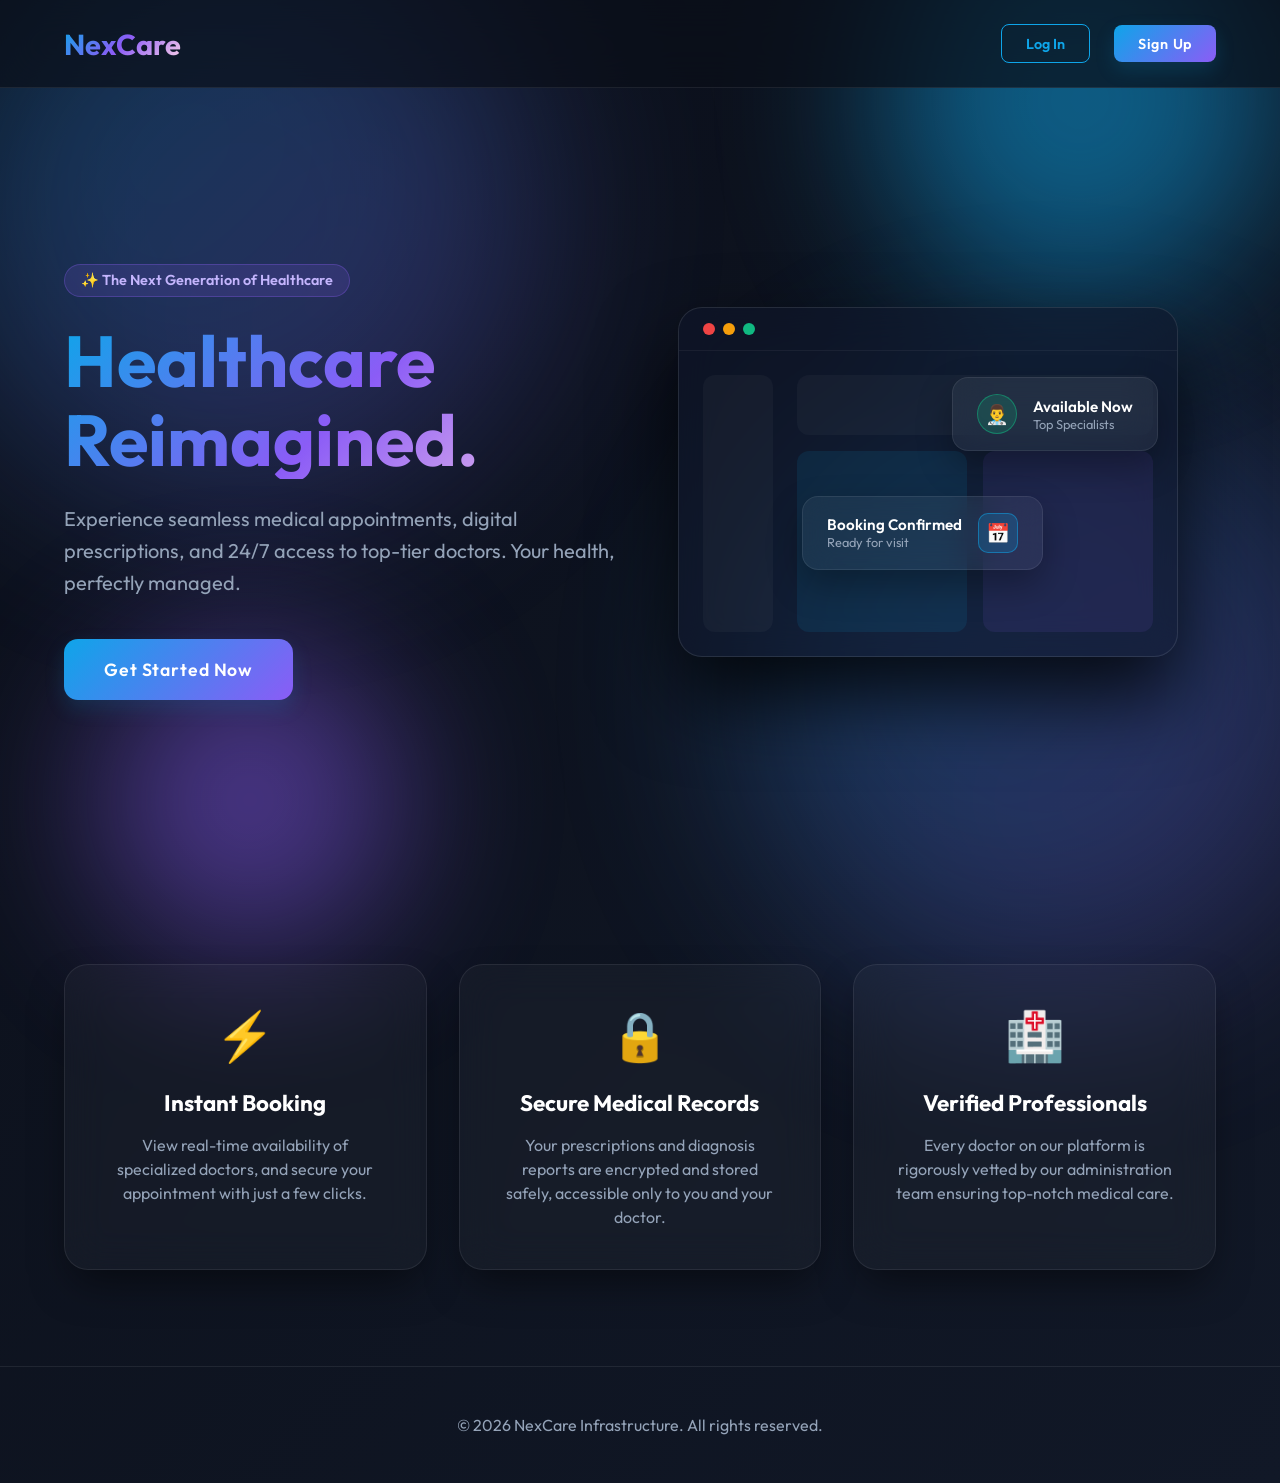
<file: healthcare-frontend/index.html>
<!DOCTYPE html>
<html lang="en">

<head>
    <meta charset="UTF-8">
    <meta name="viewport" content="width=device-width, initial-scale=1.0">
    <title>NexCare - Future of Healthcare</title>
    <link rel="stylesheet" href="css/styles.css?v=2">
    <style>
        /* Specific Landing Page Styles */
        body {
            overflow-x: hidden;
        }

        .navbar {
            display: flex;
            justify-content: space-between;
            align-items: center;
            padding: 1.5rem 4rem;
            position: fixed;
            top: 0;
            width: 100%;
            z-index: 100;
            background: rgba(11, 15, 25, 0.7);
            backdrop-filter: blur(20px);
            border-bottom: 1px solid var(--glass-border);
        }

        .navbar .brand {
            margin: 0;
            font-size: 1.8rem;
        }

        .nav-links {
            display: flex;
            gap: 1.5rem;
            align-items: center;
        }

        .hero-section {
            min-height: 100vh;
            display: flex;
            align-items: center;
            justify-content: space-between;
            padding: 8rem 4rem 4rem 4rem;
            position: relative;
        }

        .hero-content {
            flex: 1;
            max-width: 600px;
            z-index: 2;
            animation: slideInRight 1s cubic-bezier(0.16, 1, 0.3, 1) forwards;
        }

        .hero-content h1 {
            font-size: 4.5rem;
            font-weight: 700;
            line-height: 1.1;
            margin-bottom: 1.5rem;
            background: linear-gradient(135deg, #0ea5e9, #8b5cf6, #fbcfe8);
            -webkit-background-clip: text;
            -webkit-text-fill-color: transparent;
        }

        .hero-content p {
            font-size: 1.25rem;
            color: var(--text-muted);
            margin-bottom: 2.5rem;
            line-height: 1.6;
        }

        .hero-buttons {
            display: flex;
            gap: 1rem;
        }

        .hero-graphic {
            flex: 1;
            position: relative;
            display: flex;
            justify-content: center;
            align-items: center;
            z-index: 1;
        }

        /* Abstract glowing spheres for visual wow factor */
        .glow-sphere {
            position: absolute;
            border-radius: 50%;
            filter: blur(80px);
            opacity: 0.5;
            animation: float 8s ease-in-out infinite;
        }

        .sphere-1 {
            width: 400px;
            height: 400px;
            background: var(--primary-color);
            top: -100px;
            right: 0;
            animation-delay: 0s;
        }

        .sphere-2 {
            width: 300px;
            height: 300px;
            background: var(--accent-color);
            bottom: -50px;
            left: 100px;
            animation-delay: 2s;
        }

        .features-grid {
            display: grid;
            grid-template-columns: repeat(auto-fit, minmax(280px, 1fr));
            gap: 2rem;
            padding: 4rem;
            position: relative;
            z-index: 2;
        }

        .feature-card {
            padding: 2.5rem;
            text-align: center;
            transition: all 0.4s ease;
        }

        .feature-card:hover {
            transform: translateY(-10px);
            box-shadow: 0 25px 50px rgba(14, 165, 233, 0.2);
            border-color: rgba(14, 165, 233, 0.4);
        }

        .feature-icon {
            font-size: 3rem;
            margin-bottom: 1.5rem;
        }

        .feature-card h3 {
            font-size: 1.4rem;
            margin-bottom: 1rem;
            color: #fff;
        }

        .feature-card p {
            color: var(--text-muted);
            line-height: 1.5;
        }

        /* Ambient floating elements */
        .floating-card {
            position: absolute;
            background: rgba(255, 255, 255, 0.05);
            backdrop-filter: blur(15px);
            border: 1px solid var(--glass-border);
            padding: 1rem 1.5rem;
            border-radius: 16px;
            display: flex;
            align-items: center;
            gap: 1rem;
            box-shadow: 0 15px 35px rgba(0, 0, 0, 0.3);
            animation: float 6s ease-in-out infinite;
            z-index: 10;
        }

        .fc-1 {
            top: 20%;
            right: 10%;
            animation-delay: 0s;
        }

        .fc-2 {
            bottom: 25%;
            right: 30%;
            animation-delay: 1.5s;
            flex-direction: row-reverse;
        }

        .fc-3 {
            top: 40%;
            right: -5%;
            animation-delay: 3s;
        }

        @media (max-width: 968px) {
            .hero-section {
                flex-direction: column;
                text-align: center;
                padding: 8rem 2rem 4rem 2rem;
            }

            .hero-content h1 {
                font-size: 3.5rem;
            }

            .hero-buttons {
                justify-content: center;
            }

            .navbar {
                padding: 1.5rem 2rem;
            }

            .hero-graphic {
                display: none;
            }
        }
    </style>
</head>

<body>
    <div class="bg-blob" style="top: -10%; left: -5%;"></div>
    <div class="bg-blob" style="bottom: -10%; right: -5%; animation-delay: -5s;"></div>

    <!-- Navbar -->
    <nav class="navbar">
        <div class="brand">NexCare</div>
        <div class="nav-links">
            <a href="pages/login.html" class="btn-outline btn-small"
                style="padding: 0.6rem 1.5rem; text-decoration: none;">Log In</a>
            <a href="pages/register.html" class="btn-primary btn-small"
                style="padding: 0.6rem 1.5rem; text-decoration: none; margin-top: 0; width: auto;">Sign Up</a>
        </div>
    </nav>

    <!-- Hero Section -->
    <section class="hero-section">

        <div class="glow-sphere sphere-1"></div>
        <div class="glow-sphere sphere-2"></div>

        <div class="hero-content">
            <div
                style="display: inline-block; padding: 0.4rem 1rem; background: rgba(139, 92, 246, 0.15); border: 1px solid rgba(139, 92, 246, 0.3); border-radius: 20px; color: #c4b5fd; font-weight: 600; font-size: 0.9rem; margin-bottom: 1.5rem;">
                ✨ The Next Generation of Healthcare
            </div>
            <h1>Healthcare<br>Reimagined.</h1>
            <p>Experience seamless medical appointments, digital prescriptions, and 24/7 access to top-tier doctors.
                Your health, perfectly managed.</p>
            <div class="hero-buttons">
                <a href="pages/register.html" style="text-decoration:none;"><button class="btn-primary"
                        style="margin-top: 0; padding: 1.2rem 2.5rem; font-size: 1.1rem;">Get Started Now</button></a>
                <!-- <a href="pages/login.html" style="text-decoration:none;"><button class="btn-outline"
                        style="margin-top: 0; padding: 1.2rem 2.5rem; font-size: 1.1rem; border-radius: 14px;">Log In to
                        Portal</button></a> -->
            </div>
        </div>

        <div class="hero-graphic">
            <!-- Simulated Dashboard UI Graphic -->
            <div class="glass-container"
                style="width: 100%; max-width: 500px; height: 350px; position: relative; z-index: 5; background: rgba(15, 23, 42, 0.6); border: 1px solid rgba(255,255,255,0.1); display: flex; flex-direction: column; overflow: hidden; box-shadow: 0 40px 80px rgba(0,0,0,0.8);">
                <!-- Header -->
                <div
                    style="height: 50px; border-bottom: 1px solid rgba(255,255,255,0.05); display: flex; justify-content: flex-start; align-items: center; padding: 0 1.5rem;">
                    <div style="display: flex; gap: 8px;">
                        <div style="width: 12px; height: 12px; border-radius: 50%; background: #ef4444;"></div>
                        <div style="width: 12px; height: 12px; border-radius: 50%; background: #f59e0b;"></div>
                        <div style="width: 12px; height: 12px; border-radius: 50%; background: #10b981;"></div>
                    </div>
                </div>
                <!-- Body -->
                <div style="padding: 1.5rem; display: flex; gap: 1.5rem; height: 100%;">
                    <!-- Sidebar mock -->
                    <div style="width: 70px; background: rgba(255,255,255,0.03); border-radius: 12px; height: 100%;">
                    </div>
                    <!-- Content mock -->
                    <div style="flex: 1; display: flex; flex-direction: column; gap: 1rem;">
                        <div style="height: 60px; background: rgba(255,255,255,0.03); border-radius: 12px;"></div>
                        <div style="display: flex; gap: 1rem; flex: 1;">
                            <div style="flex: 1; background: rgba(14, 165, 233, 0.1); border-radius: 12px;"></div>
                            <div style="flex: 1; background: rgba(139, 92, 246, 0.1); border-radius: 12px;"></div>
                        </div>
                    </div>
                </div>
            </div>

            <!-- Floating UI Elements -->
            <div class="floating-card fc-1">
                <div
                    style="width: 40px; height: 40px; border-radius: 50%; background: rgba(16, 185, 129, 0.2); border: 1px solid rgba(16, 185, 129, 0.5); display: flex; align-items: center; justify-content: center; font-size: 1.2rem;">
                    👨‍⚕️</div>
                <div>
                    <div style="font-weight: 600; font-size: 0.95rem; color: #fff;">Available Now</div>
                    <div style="color: var(--text-muted); font-size: 0.8rem;">Top Specialists</div>
                </div>
            </div>

            <div class="floating-card fc-2">
                <div
                    style="width: 40px; height: 40px; border-radius: 10px; background: rgba(14, 165, 233, 0.2); border: 1px solid rgba(14, 165, 233, 0.5); display: flex; align-items: center; justify-content: center; font-size: 1.2rem;">
                    📅</div>
                <div>
                    <div style="font-weight: 600; font-size: 0.95rem; color: #fff;">Booking Confirmed</div>
                    <div style="color: var(--text-muted); font-size: 0.8rem;">Ready for visit</div>
                </div>
            </div>

        </div>
    </section>

    <!-- Features Section -->
    <section class="features-grid">
        <div class="feature-card glass-container">
            <div class="feature-icon">⚡</div>
            <h3>Instant Booking</h3>
            <p>View real-time availability of specialized doctors, and secure your appointment with just a few clicks.
            </p>
        </div>
        <div class="feature-card glass-container">
            <div class="feature-icon">🔒</div>
            <h3>Secure Medical Records</h3>
            <p>Your prescriptions and diagnosis reports are encrypted and stored safely, accessible only to you and your
                doctor.</p>
        </div>
        <div class="feature-card glass-container">
            <div class="feature-icon">🏥</div>
            <h3>Verified Professionals</h3>
            <p>Every doctor on our platform is rigorously vetted by our administration team ensuring top-notch medical
                care.</p>
        </div>
    </section>

    <!-- Footer -->
    <footer
        style="text-align: center; padding: 3rem; color: var(--text-muted); border-top: 1px solid var(--glass-border); margin-top: 2rem; position: relative; z-index: 2;">
        <p>© 2026 NexCare Infrastructure. All rights reserved.</p>
    </footer>

</body>

</html>
</file>
<file: healthcare-frontend/css/styles.css>
@import url('https://fonts.googleapis.com/css2?family=Outfit:wght@300;400;500;600;700&display=swap');

:root {
  --bg-gradient: linear-gradient(135deg, #0b0f19 0%, #111827 100%);
  --glass-bg: rgba(255, 255, 255, 0.03);
  --glass-border: rgba(255, 255, 255, 0.08);
  --glass-blur: blur(20px);
  --primary-color: #0ea5e9;
  --primary-hover: #0284c7;
  --primary-glow: rgba(14, 165, 233, 0.15);
  --accent-color: #8b5cf6;
  --accent-glow: rgba(139, 92, 246, 0.15);
  --text-main: #f8fafc;
  --text-muted: #94a3b8;
  --card-shadow: 0 20px 40px -10px rgba(0, 0, 0, 0.5);
  --input-bg: rgba(0, 0, 0, 0.25);
  --danger-color: #ef4444;
  --success-color: #10b981;
  --transition-smooth: all 0.4s cubic-bezier(0.16, 1, 0.3, 1);
  --radius-xl: 24px;
  --radius-lg: 16px;
}

* {
  margin: 0;
  padding: 0;
  box-sizing: border-box;
  font-family: 'Outfit', sans-serif;
}

body {
  background: var(--bg-gradient);
  color: var(--text-main);
  min-height: 100vh;
  display: flex;
  flex-direction: column;
  overflow-x: hidden;
}

/* Animations */
@keyframes fadeIn {
  from {
    opacity: 0;
    transform: translateY(20px);
  }

  to {
    opacity: 1;
    transform: translateY(0);
  }
}

@keyframes slideInRight {
  from {
    opacity: 0;
    transform: translateX(30px);
  }

  to {
    opacity: 1;
    transform: translateX(0);
  }
}

@keyframes float {
  0% {
    transform: translateY(0px);
  }

  50% {
    transform: translateY(-15px);
  }

  100% {
    transform: translateY(0px);
  }
}

/* Floating 3D Background Blobs */
.bg-blob {
  position: fixed;
  width: 600px;
  height: 600px;
  background: linear-gradient(135deg, var(--primary-color) 0%, var(--accent-color) 100%);
  filter: blur(100px);
  opacity: 0.3;
  border-radius: 50%;
  z-index: -1;
  pointer-events: none;
  animation: float-around 25s infinite alternate ease-in-out;
}

@keyframes float-around {
  0% {
    transform: translate(-10%, -10%) rotate(0deg);
  }

  100% {
    transform: translate(10%, 10%) rotate(360deg);
  }
}

/* Glassmorphism Classes */
.glass-container {
  background: var(--glass-bg);
  backdrop-filter: var(--glass-blur);
  -webkit-backdrop-filter: var(--glass-blur);
  border: 1px solid var(--glass-border);
  border-radius: var(--radius-xl);
  box-shadow: var(--card-shadow);
  animation: fadeIn 0.8s cubic-bezier(0.16, 1, 0.3, 1) forwards;
  transition: var(--transition-smooth);
}

.glass-container:hover {
  border-color: rgba(255, 255, 255, 0.15);
  transform: translateY(-2px);
}

/* Shimmer Animation */
.shimmer {
  position: relative;
  overflow: hidden;
}

.shimmer::after {
  content: '';
  position: absolute;
  top: -150%;
  left: -150%;
  width: 300%;
  height: 300%;
  background: linear-gradient(
    45deg,
    transparent 45%,
    rgba(255, 255, 255, 0.1) 50%,
    transparent 55%
  );
  animation: shimmer 6s infinite linear;
  pointer-events: none;
}

@keyframes shimmer {
  0% { transform: translate(0, 0); }
  100% { transform: translate(50%, 50%); }
}

/* Icon Inputs */
.input-with-icon {
  position: relative;
  width: 100%;
}

.input-with-icon i {
  position: absolute;
  left: 1.2rem;
  top: 50%;
  transform: translateY(-50%);
  color: var(--text-muted);
  font-size: 1.2rem;
  transition: var(--transition-smooth);
}

.input-with-icon input {
  padding-left: 3.5rem !important;
}

.input-with-icon input:focus + i {
  color: var(--primary-color);
  transform: translateY(-50%) scale(1.1);
}

/* Auth Pages Split Layout */
.auth-wrapper {
  display: flex;
  min-height: 100vh;
  width: 100%;
}

.auth-graphic {
  flex: 1.2;
  position: relative;
  display: flex;
  align-items: center;
  justify-content: center;
  overflow: hidden;
  background-color: #030712;
}

.auth-graphic-img {
  position: absolute;
  top: 0;
  left: 0;
  width: 100%;
  height: 100%;
  object-fit: cover;
  opacity: 0.85;
}

.auth-graphic-overlay {
  position: absolute;
  top: 0;
  left: 0;
  width: 100%;
  height: 100%;
  background: linear-gradient(135deg, rgba(3, 7, 18, 0.4) 0%, rgba(14, 165, 233, 0.2) 100%);
  z-index: 1;
}

.auth-headline {
  position: relative;
  z-index: 2;
  text-align: center;
  padding: 3rem;
  background: rgba(3, 7, 18, 0.4);
  backdrop-filter: blur(10px);
  -webkit-backdrop-filter: blur(10px);
  border-radius: 30px;
  border: 1px solid rgba(255, 255, 255, 0.1);
  box-shadow: 0 15px 35px rgba(0, 0, 0, 0.5);
  animation: float 6s ease-in-out infinite;
}

.auth-headline h1 {
  font-size: 3.5rem;
  font-weight: 700;
  background: linear-gradient(135deg, #0ea5e9, #8b5cf6, #fbcfe8);
  background-clip: text;
  -webkit-background-clip: text;
  -webkit-text-fill-color: transparent;
  line-height: 1.2;
  margin-bottom: 1rem;
}

.auth-headline p {
  color: var(--text-main);
  font-size: 1.2rem;
  font-weight: 300;
}

.auth-form-container {
  flex: 1;
  display: flex;
  flex-direction: column;
  justify-content: center;
  align-items: center;
  padding: 3rem;
  background: rgba(3, 7, 18, 0.6);
  backdrop-filter: blur(25px);
  position: relative;
}

/* Subtle glow behind the form */
.auth-form-container::before {
  content: '';
  position: absolute;
  width: 400px;
  height: 400px;
  background: var(--accent-color);
  border-radius: 50%;
  filter: blur(120px);
  opacity: 0.15;
  top: 50%;
  left: 50%;
  transform: translate(-50%, -50%);
  pointer-events: none;
}

.auth-card {
  width: 100%;
  max-width: 440px;
  padding: 3.5rem 3rem;
  display: flex;
  flex-direction: column;
  gap: 1.5rem;
  position: relative;
  z-index: 1;
  opacity: 0;
  animation: slideInRight 0.8s cubic-bezier(0.16, 1, 0.3, 1) 0.2s forwards;
}

.auth-card h2 {
  font-size: 2.2rem;
  font-weight: 600;
  margin-bottom: 0.2rem;
  color: #fff;
}

.subtitle {
  color: var(--text-muted);
  margin-bottom: 1.5rem;
  font-size: 1rem;
  line-height: 1.5;
}

/* Form Elements */
.input-group {
  display: flex;
  flex-direction: column;
  gap: 0.6rem;
  width: 100%;
}

.input-group label {
  font-size: 0.9rem;
  font-weight: 500;
  color: #cbd5e1;
  letter-spacing: 0.02em;
}

.input-group input,
.input-group select {
  width: 100%;
  padding: 1.1rem 1.2rem;
  border-radius: 14px;
  background: var(--input-bg);
  border: 1px solid var(--glass-border);
  color: var(--text-main);
  font-size: 1.05rem;
  transition: all 0.3s ease;
  outline: none;
  font-weight: 400;
}

.input-group input::placeholder {
  color: rgba(148, 163, 184, 0.5);
}

.input-group input:focus,
.input-group select:focus {
  border-color: rgba(14, 165, 233, 0.6);
  background: rgba(0, 0, 0, 0.4);
  box-shadow: 0 0 0 4px var(--primary-glow);
  transform: translateY(-2px);
}

.input-group input[type="date"],
.input-group input[type="time"] {
  color-scheme: dark;
}

.input-group input[type="date"]::-webkit-calendar-picker-indicator,
.input-group input[type="time"]::-webkit-calendar-picker-indicator {
  cursor: pointer;
  filter: invert(1);
  opacity: 0.6;
  transition: opacity 0.3s;
}

.input-group input[type="date"]::-webkit-calendar-picker-indicator:hover,
.input-group input[type="time"]::-webkit-calendar-picker-indicator:hover {
  opacity: 1;
}

.input-group select option {
  background: #0f172a;
  color: white;
}

.btn-primary {
  background: linear-gradient(135deg, var(--primary-color), var(--accent-color));
  color: white;
  border: none;
  padding: 1.1rem;
  border-radius: 14px;
  font-size: 1.15rem;
  font-weight: 600;
  cursor: pointer;
  transition: var(--transition-smooth);
  width: 100%;
  margin-top: 1.5rem;
  letter-spacing: 0.05em;
  box-shadow: 0 8px 20px var(--primary-glow);
}

.btn-primary:hover {
  transform: translateY(-4px) scale(1.02);
  box-shadow: 0 15px 30px var(--primary-glow);
  filter: brightness(1.15);
}

.btn-primary:active {
  transform: translateY(-1px) scale(0.98);
}

/* Link Styles */
a {
  color: var(--primary-color);
  text-decoration: none;
  font-weight: 600;
  transition: all 0.3s ease;
}

a:hover {
  color: #38bdf8;
  text-shadow: 0 0 8px rgba(56, 189, 248, 0.4);
}

.text-center {
  text-align: center;
}

/* Status Messages */
.status-msg {
  font-size: 0.95rem;
  padding: 0.8rem;
  border-radius: 8px;
  opacity: 0;
  transition: opacity 0.3s ease;
  display: flex;
  align-items: center;
  justify-content: center;
  gap: 0.5rem;
  font-weight: 500;
}

.status-msg.show {
  opacity: 1;
}

.error-msg {
  background: rgba(239, 68, 68, 0.1);
  color: var(--danger-color);
  border: 1px solid rgba(239, 68, 68, 0.2);
}

.success-msg {
  background: rgba(16, 185, 129, 0.1);
  color: var(--success-color);
  border: 1px solid rgba(16, 185, 129, 0.2);
}

/* Responsive adjustments */
@media (max-width: 900px) {
  .auth-wrapper {
    flex-direction: column !important;
    /* Stack vertically for both login/register */
  }

  .auth-graphic {
    flex: none;
    height: 35vh;
  }

  .auth-headline h1 {
    font-size: 2.5rem;
  }

  .auth-headline p {
    font-size: 1rem;
  }

  .auth-form-container {
    padding: 1.5rem;
  }

  .auth-card {
    padding: 2.5rem 1.5rem;
  }
}

/* Dashboard Layout */
.dashboard-wrapper {
  display: flex;
  min-height: 100vh;
  width: 100%;
}

.sidebar {
  width: 280px;
  background: rgba(3, 7, 18, 0.7);
  backdrop-filter: blur(25px);
  -webkit-backdrop-filter: blur(25px);
  border-right: 1px solid var(--glass-border);
  padding: 2rem 1.5rem;
  display: flex;
  flex-direction: column;
  gap: 2rem;
  z-index: 10;
}

.brand {
  font-size: 1.8rem;
  font-weight: 700;
  background: linear-gradient(135deg, #0ea5e9, #8b5cf6, #fbcfe8);
  background-clip: text;
  -webkit-background-clip: text;
  -webkit-text-fill-color: transparent;
  margin-bottom: 2rem;
  text-align: center;
}

.nav-menu {
  display: flex;
  flex-direction: column;
  gap: 0.5rem;
  flex: 1;
}

.nav-item {
  padding: 1rem 1.2rem;
  border-radius: 12px;
  color: var(--text-muted);
  cursor: pointer;
  transition: all 0.3s ease;
  font-size: 1.05rem;
  font-weight: 500;
  display: flex;
  align-items: center;
  gap: 1rem;
}

.nav-item:hover {
  background: rgba(255, 255, 255, 0.05);
  color: var(--text-main);
}

.nav-item.active {
  background: linear-gradient(135deg, rgba(14, 165, 233, 0.2), rgba(139, 92, 246, 0.2));
  color: var(--primary-color);
  border: 1px solid rgba(14, 165, 233, 0.3);
}

.main-content {
  flex: 1;
  padding: 2.5rem 3rem;
  overflow-y: auto;
  position: relative;
}

.main-content::before {
  content: '';
  position: fixed;
  width: 600px;
  height: 600px;
  background: var(--primary-color);
  border-radius: 50%;
  filter: blur(150px);
  opacity: 0.08;
  top: -100px;
  right: -100px;
  pointer-events: none;
  z-index: 0;
}

.dashboard-header {
  display: flex;
  justify-content: space-between;
  align-items: center;
  margin-bottom: 2.5rem;
  position: relative;
  z-index: 1;
}

.dashboard-header h1 {
  font-size: 2.2rem;
  font-weight: 600;
}

.user-profile-badge {
  display: flex;
  align-items: center;
  gap: 1rem;
  background: var(--glass-bg);
  padding: 0.6rem 1.2rem;
  border-radius: 20px;
  border: 1px solid var(--glass-border);
}

/* Base Dashboard Grid */
.dashboard-grid {
  display: grid;
  grid-template-columns: repeat(auto-fit, minmax(240px, 1fr));
  gap: 1.5rem;
  margin-bottom: 2.5rem;
  position: relative;
  z-index: 1;
}

.metric-card {
  padding: 1.8rem;
  display: flex;
  flex-direction: column;
  gap: 0.8rem;
  transition: transform 0.3s ease, box-shadow 0.3s ease;
}

.metric-card:hover {
  transform: translateY(-5px);
  box-shadow: 0 15px 30px rgba(0, 0, 0, 0.4);
}

.metric-card h3 {
  color: var(--text-muted);
  font-size: 1rem;
  font-weight: 500;
}

.metric-card .value {
  font-size: 2.5rem;
  font-weight: 700;
  color: var(--text-main);
}

/* Sections */
.dashboard-section {
  display: none;
  animation: fadeIn 0.4s ease forwards;
  position: relative;
  z-index: 1;
}

.dashboard-section.active {
  display: block;
}

.section-title {
  font-size: 1.5rem;
  margin-bottom: 1.5rem;
  color: var(--primary-color);
  border-bottom: 1px solid var(--glass-border);
  padding-bottom: 0.5rem;
}

/* Tables / Lists */
table {
  width: 100%;
  border-collapse: collapse;
}

th,
td {
  padding: 1.2rem;
  text-align: left;
  border-bottom: 1px solid var(--glass-border);
}

th {
  color: var(--text-muted);
  font-weight: 500;
  font-size: 0.95rem;
  text-transform: uppercase;
  letter-spacing: 0.05em;
}

tr:hover {
  background: rgba(255, 255, 255, 0.02);
}

.btn-small {
  padding: 0.5rem 1rem;
  font-size: 0.9rem;
  border-radius: 8px;
  font-weight: 600;
  cursor: pointer;
  border: none;
  transition: all 0.2s ease;
}

.btn-success {
  background: rgba(16, 185, 129, 0.2);
  color: #10b981;
  border: 1px solid rgba(16, 185, 129, 0.3);
}

.btn-success:hover {
  background: rgba(16, 185, 129, 0.4);
}

.btn-danger {
  background: rgba(239, 68, 68, 0.2);
  color: #ef4444;
  border: 1px solid rgba(239, 68, 68, 0.3);
}

.btn-danger:hover {
  background: rgba(239, 68, 68, 0.4);
}

.btn-outline {
  background: transparent;
  color: var(--primary-color);
  border: 1px solid var(--primary-color);
}

.btn-outline:hover {
  background: rgba(14, 165, 233, 0.1);
}

/* Skeleton Loaders */
.skeleton {
  background: linear-gradient(90deg, rgba(255, 255, 255, 0.05) 25%, rgba(255, 255, 255, 0.12) 50%, rgba(255, 255, 255, 0.05) 75%);
  background-size: 200% 100%;
  animation: shimmer 1.5s infinite linear;
  border-radius: 6px;
}

@keyframes shimmer {
  0% {
    background-position: 200% 0;
  }

  100% {
    background-position: -200% 0;
  }
}

.skeleton-text {
  height: 1.2rem;
  margin-bottom: 0.5rem;
  width: 100%;
}

.skeleton-title {
  height: 1.8rem;
  margin-bottom: 1rem;
  width: 60%;
}

.skeleton-card {
  height: 250px;
  width: 100%;
}

/* Notification Dot */
.notification-dot {
  position: absolute;
  top: 12px;
  right: 15px;
  width: 10px;
  height: 10px;
  background-color: var(--danger-color);
  border-radius: 50%;
  border: 2px solid rgba(3, 7, 18, 0.7);
  box-shadow: 0 0 8px rgba(239, 68, 68, 0.6);
}
</file>
